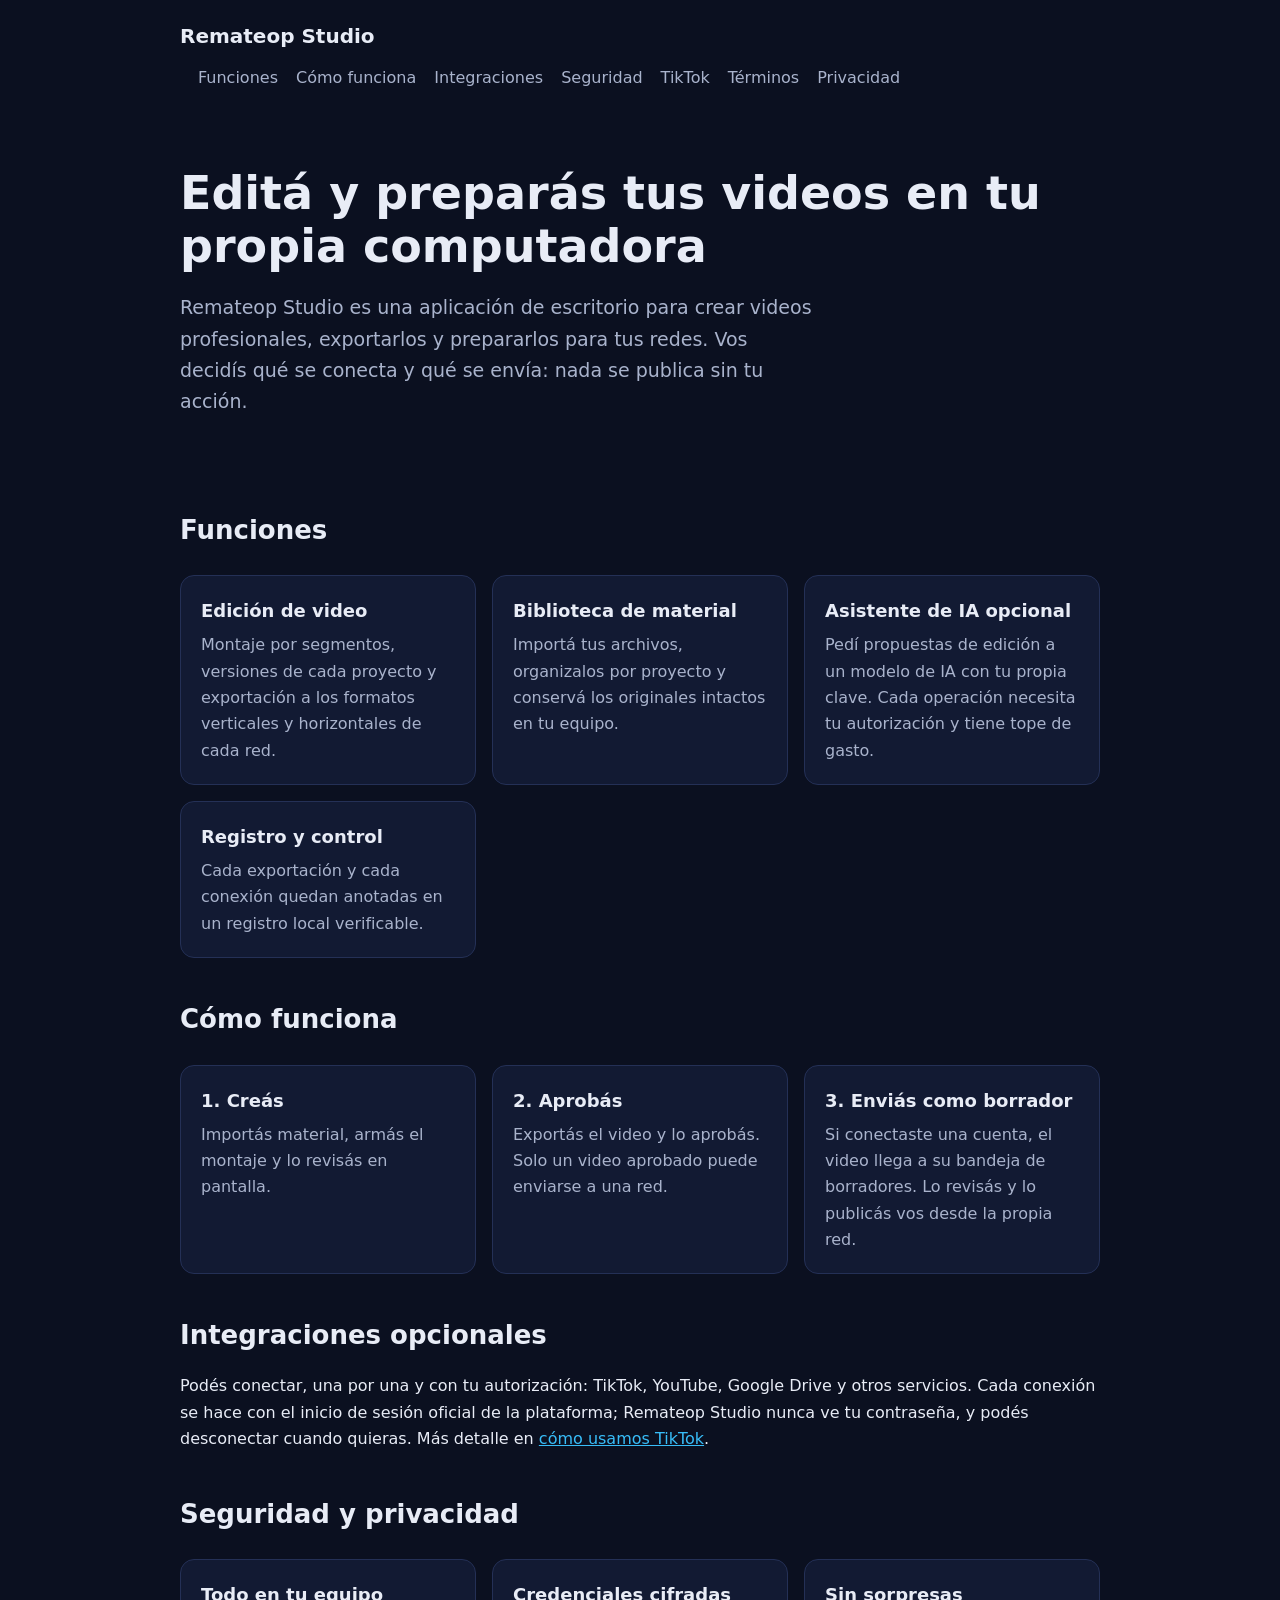
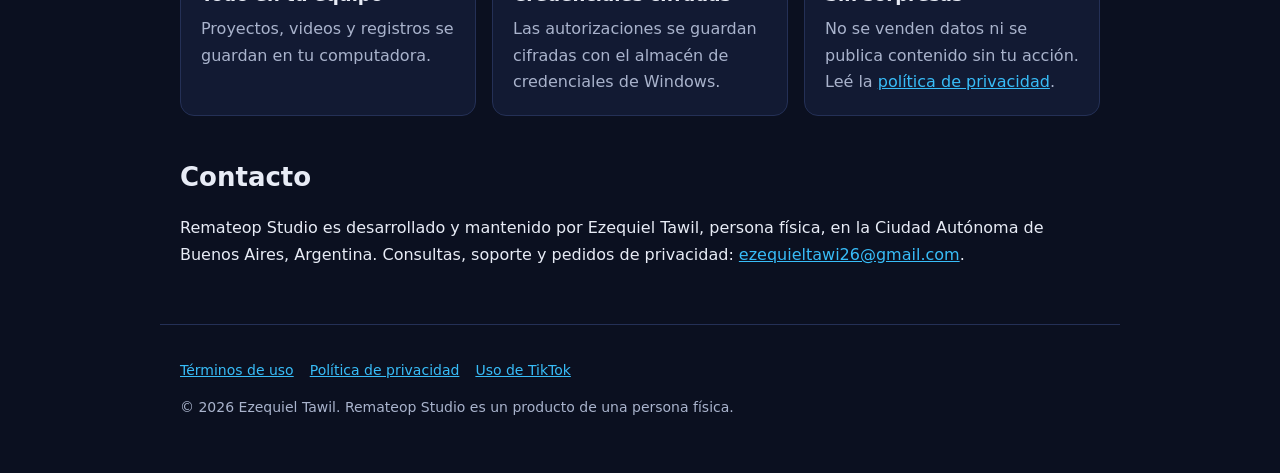
<file: index.html>
<!doctype html>
<html lang="es"><head><meta charset="utf-8"><meta name="viewport" content="width=device-width,initial-scale=1">
<title>Remateop Studio — Editor de video de escritorio</title>
<meta name="description" content="Remateop Studio es un editor de video de escritorio para crear videos profesionales y prepararlos para tus redes, con tu autorización en cada paso.">
<link rel="stylesheet" href="styles.css"></head><body>
<header><a class="marca" href="index.html">Remateop Studio</a>
<nav><a href="#funciones">Funciones</a><a href="#como-funciona">Cómo funciona</a><a href="#integraciones">Integraciones</a><a href="#seguridad">Seguridad</a><a href="tiktok.html">TikTok</a><a href="terminos.html">Términos</a><a href="privacidad.html">Privacidad</a></nav></header>
<main>
<section class="hero"><h1>Editá y preparás tus videos en tu propia computadora</h1>
<p>Remateop Studio es una aplicación de escritorio para crear videos profesionales, exportarlos y prepararlos para tus redes. Vos decidís qué se conecta y qué se envía: nada se publica sin tu acción.</p></section>

<section id="funciones"><h2>Funciones</h2><div class="grid">
<div class="card"><h3>Edición de video</h3><p>Montaje por segmentos, versiones de cada proyecto y exportación a los formatos verticales y horizontales de cada red.</p></div>
<div class="card"><h3>Biblioteca de material</h3><p>Importá tus archivos, organizalos por proyecto y conservá los originales intactos en tu equipo.</p></div>
<div class="card"><h3>Asistente de IA opcional</h3><p>Pedí propuestas de edición a un modelo de IA con tu propia clave. Cada operación necesita tu autorización y tiene tope de gasto.</p></div>
<div class="card"><h3>Registro y control</h3><p>Cada exportación y cada conexión quedan anotadas en un registro local verificable.</p></div></div></section>

<section id="como-funciona"><h2>Cómo funciona</h2><div class="grid">
<div class="card"><h3>1. Creás</h3><p>Importás material, armás el montaje y lo revisás en pantalla.</p></div>
<div class="card"><h3>2. Aprobás</h3><p>Exportás el video y lo aprobás. Solo un video aprobado puede enviarse a una red.</p></div>
<div class="card"><h3>3. Enviás como borrador</h3><p>Si conectaste una cuenta, el video llega a su bandeja de borradores. Lo revisás y lo publicás vos desde la propia red.</p></div></div></section>

<section id="integraciones"><h2>Integraciones opcionales</h2>
<p>Podés conectar, una por una y con tu autorización: TikTok, YouTube, Google Drive y otros servicios. Cada conexión se hace con el inicio de sesión oficial de la plataforma; Remateop Studio nunca ve tu contraseña, y podés desconectar cuando quieras. Más detalle en <a href="tiktok.html">cómo usamos TikTok</a>.</p></section>

<section id="seguridad"><h2>Seguridad y privacidad</h2><div class="grid">
<div class="card"><h3>Todo en tu equipo</h3><p>Proyectos, videos y registros se guardan en tu computadora.</p></div>
<div class="card"><h3>Credenciales cifradas</h3><p>Las autorizaciones se guardan cifradas con el almacén de credenciales de Windows.</p></div>
<div class="card"><h3>Sin sorpresas</h3><p>No se venden datos ni se publica contenido sin tu acción. Leé la <a href="privacidad.html">política de privacidad</a>.</p></div></div></section>

<section id="contacto"><h2>Contacto</h2><p>Remateop Studio es desarrollado y mantenido por Ezequiel Tawil, persona física, en la Ciudad Autónoma de Buenos Aires, Argentina. Consultas, soporte y pedidos de privacidad: <a href="mailto:ezequieltawi26@gmail.com">ezequieltawi26@gmail.com</a>.</p></section>
</main>
<footer><p><a href="terminos.html">Términos de uso</a><a href="privacidad.html">Política de privacidad</a><a href="tiktok.html">Uso de TikTok</a></p><p>© 2026 Ezequiel Tawil. Remateop Studio es un producto de una persona física.</p></footer>
</body></html>
</file>
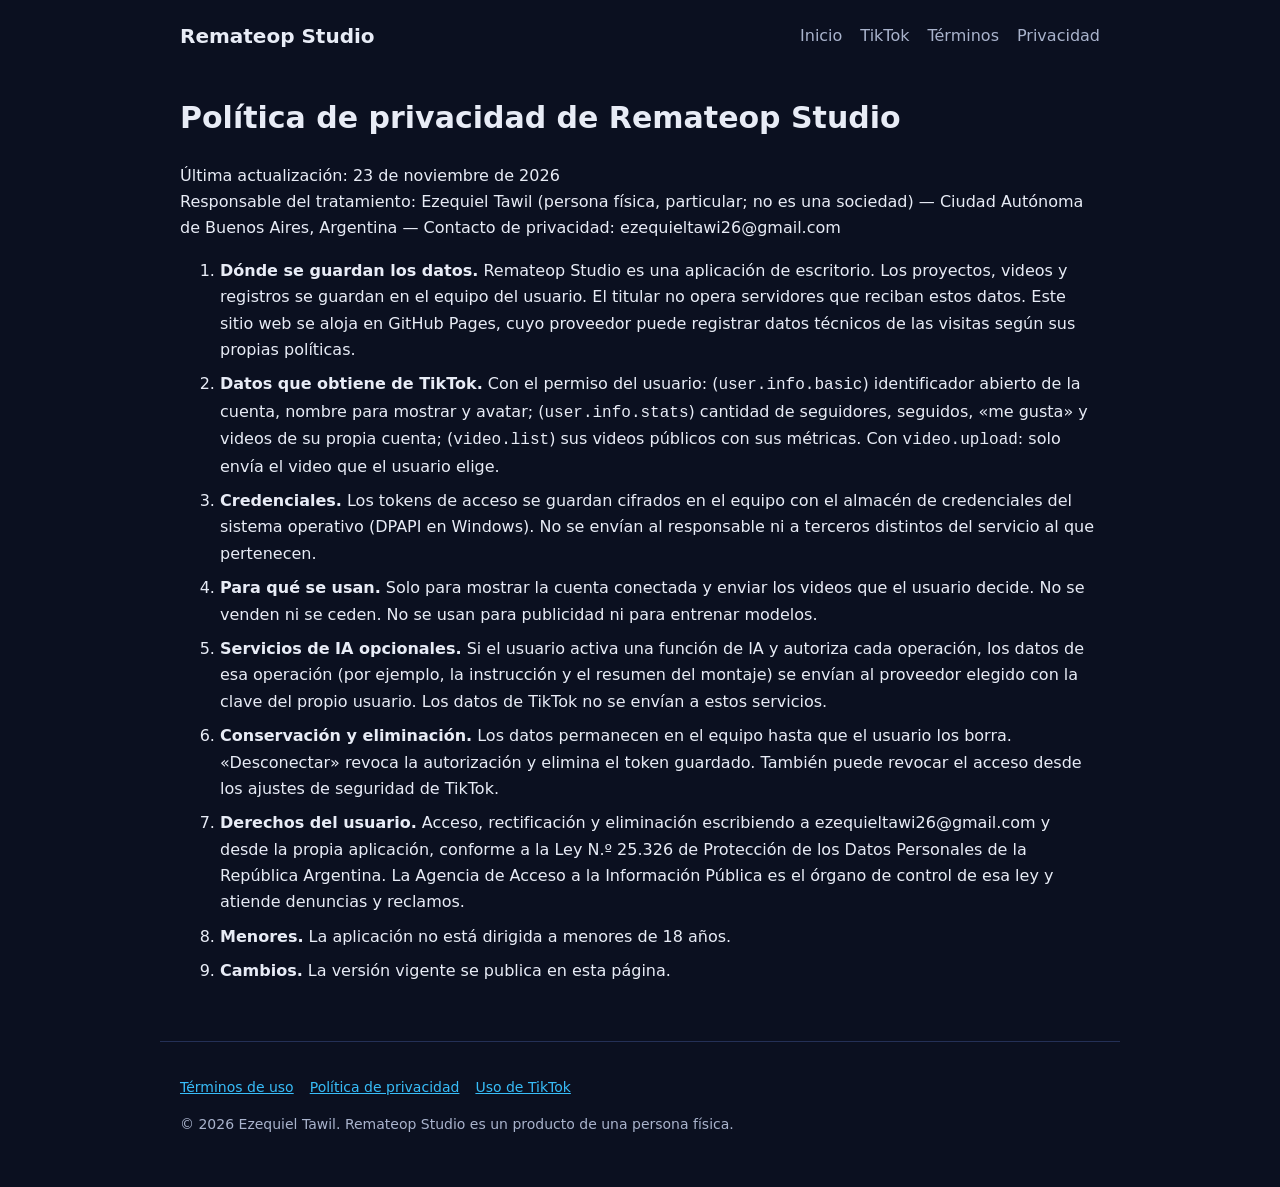
<file: privacidad.html>
<!doctype html>
<html lang="es"><head><meta charset="utf-8"><meta name="viewport" content="width=device-width,initial-scale=1"><title>Política de privacidad — Remateop Studio</title>
<link rel="stylesheet" href="styles.css"></head><body><header><a class="marca" href="index.html">Remateop Studio</a><nav><a href="index.html">Inicio</a><a href="tiktok.html">TikTok</a><a href="terminos.html">Términos</a><a href="privacidad.html">Privacidad</a></nav></header><main class="legal">
<h1>Política de privacidad de Remateop Studio</h1>
<p>Última actualización: 23 de noviembre de 2026<br>Responsable del tratamiento: Ezequiel Tawil (persona física, particular; no es una sociedad) — Ciudad Autónoma de Buenos Aires, Argentina — Contacto de privacidad: ezequieltawi26@gmail.com</p>
<ol>
<li><strong>Dónde se guardan los datos.</strong> Remateop Studio es una aplicación de escritorio. Los proyectos, videos y registros se guardan en el equipo del usuario. El titular no opera servidores que reciban estos datos. Este sitio web se aloja en GitHub Pages, cuyo proveedor puede registrar datos técnicos de las visitas según sus propias políticas.</li>
<li><strong>Datos que obtiene de TikTok.</strong> Con el permiso del usuario: (<code>user.info.basic</code>) identificador abierto de la cuenta, nombre para mostrar y avatar; (<code>user.info.stats</code>) cantidad de seguidores, seguidos, «me gusta» y videos de su propia cuenta; (<code>video.list</code>) sus videos públicos con sus métricas. Con <code>video.upload</code>: solo envía el video que el usuario elige.</li>
<li><strong>Credenciales.</strong> Los tokens de acceso se guardan cifrados en el equipo con el almacén de credenciales del sistema operativo (DPAPI en Windows). No se envían al responsable ni a terceros distintos del servicio al que pertenecen.</li>
<li><strong>Para qué se usan.</strong> Solo para mostrar la cuenta conectada y enviar los videos que el usuario decide. No se venden ni se ceden. No se usan para publicidad ni para entrenar modelos.</li>
<li><strong>Servicios de IA opcionales.</strong> Si el usuario activa una función de IA y autoriza cada operación, los datos de esa operación (por ejemplo, la instrucción y el resumen del montaje) se envían al proveedor elegido con la clave del propio usuario. Los datos de TikTok no se envían a estos servicios.</li>
<li><strong>Conservación y eliminación.</strong> Los datos permanecen en el equipo hasta que el usuario los borra. «Desconectar» revoca la autorización y elimina el token guardado. También puede revocar el acceso desde los ajustes de seguridad de TikTok.</li>
<li><strong>Derechos del usuario.</strong> Acceso, rectificación y eliminación escribiendo a ezequieltawi26@gmail.com y desde la propia aplicación, conforme a la Ley N.º 25.326 de Protección de los Datos Personales de la República Argentina. La Agencia de Acceso a la Información Pública es el órgano de control de esa ley y atiende denuncias y reclamos.</li>
<li><strong>Menores.</strong> La aplicación no está dirigida a menores de 18 años.</li>
<li><strong>Cambios.</strong> La versión vigente se publica en esta página.</li>
</ol></main><footer><p><a href="terminos.html">Términos de uso</a><a href="privacidad.html">Política de privacidad</a><a href="tiktok.html">Uso de TikTok</a></p><p>© 2026 Ezequiel Tawil. Remateop Studio es un producto de una persona física.</p></footer></body></html>
</file>
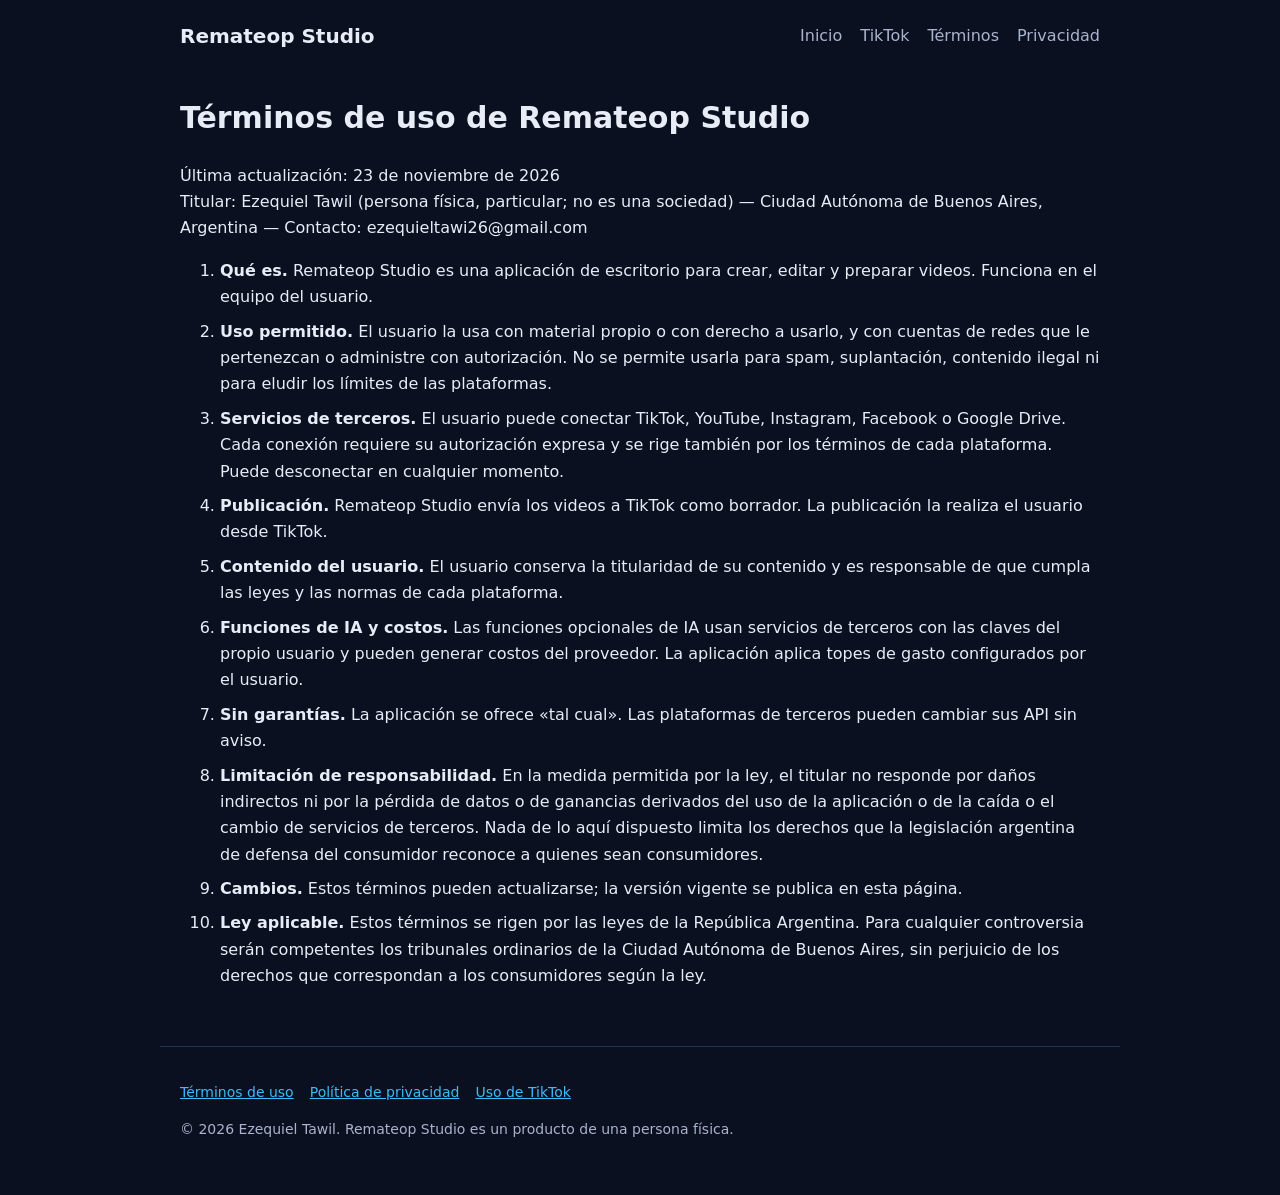
<file: terminos.html>
<!doctype html>
<html lang="es"><head><meta charset="utf-8"><meta name="viewport" content="width=device-width,initial-scale=1"><title>Términos de uso — Remateop Studio</title>
<link rel="stylesheet" href="styles.css"></head><body><header><a class="marca" href="index.html">Remateop Studio</a><nav><a href="index.html">Inicio</a><a href="tiktok.html">TikTok</a><a href="terminos.html">Términos</a><a href="privacidad.html">Privacidad</a></nav></header><main class="legal">
<h1>Términos de uso de Remateop Studio</h1>
<p>Última actualización: 23 de noviembre de 2026<br>Titular: Ezequiel Tawil (persona física, particular; no es una sociedad) — Ciudad Autónoma de Buenos Aires, Argentina — Contacto: ezequieltawi26@gmail.com</p>
<ol>
<li><strong>Qué es.</strong> Remateop Studio es una aplicación de escritorio para crear, editar y preparar videos. Funciona en el equipo del usuario.</li>
<li><strong>Uso permitido.</strong> El usuario la usa con material propio o con derecho a usarlo, y con cuentas de redes que le pertenezcan o administre con autorización. No se permite usarla para spam, suplantación, contenido ilegal ni para eludir los límites de las plataformas.</li>
<li><strong>Servicios de terceros.</strong> El usuario puede conectar TikTok, YouTube, Instagram, Facebook o Google Drive. Cada conexión requiere su autorización expresa y se rige también por los términos de cada plataforma. Puede desconectar en cualquier momento.</li>
<li><strong>Publicación.</strong> Remateop Studio envía los videos a TikTok como borrador. La publicación la realiza el usuario desde TikTok.</li>
<li><strong>Contenido del usuario.</strong> El usuario conserva la titularidad de su contenido y es responsable de que cumpla las leyes y las normas de cada plataforma.</li>
<li><strong>Funciones de IA y costos.</strong> Las funciones opcionales de IA usan servicios de terceros con las claves del propio usuario y pueden generar costos del proveedor. La aplicación aplica topes de gasto configurados por el usuario.</li>
<li><strong>Sin garantías.</strong> La aplicación se ofrece «tal cual». Las plataformas de terceros pueden cambiar sus API sin aviso.</li>
<li><strong>Limitación de responsabilidad.</strong> En la medida permitida por la ley, el titular no responde por daños indirectos ni por la pérdida de datos o de ganancias derivados del uso de la aplicación o de la caída o el cambio de servicios de terceros. Nada de lo aquí dispuesto limita los derechos que la legislación argentina de defensa del consumidor reconoce a quienes sean consumidores.</li>
<li><strong>Cambios.</strong> Estos términos pueden actualizarse; la versión vigente se publica en esta página.</li>
<li><strong>Ley aplicable.</strong> Estos términos se rigen por las leyes de la República Argentina. Para cualquier controversia serán competentes los tribunales ordinarios de la Ciudad Autónoma de Buenos Aires, sin perjuicio de los derechos que correspondan a los consumidores según la ley.</li>
</ol></main><footer><p><a href="terminos.html">Términos de uso</a><a href="privacidad.html">Política de privacidad</a><a href="tiktok.html">Uso de TikTok</a></p><p>© 2026 Ezequiel Tawil. Remateop Studio es un producto de una persona física.</p></footer></body></html>
</file>
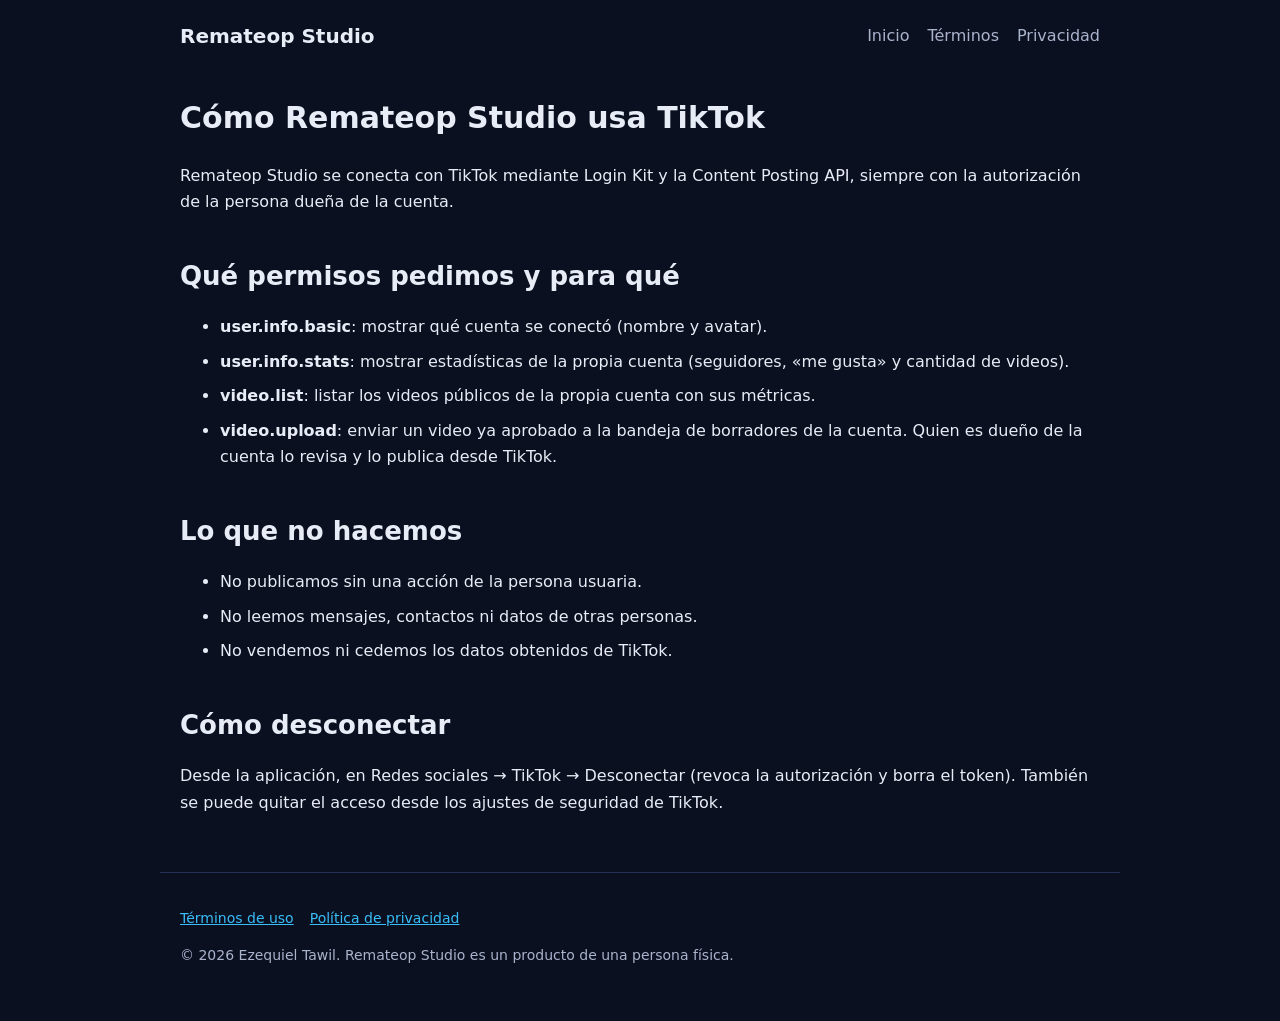
<file: tiktok.html>
<!doctype html>
<html lang="es"><head><meta charset="utf-8"><meta name="viewport" content="width=device-width,initial-scale=1">
<title>Cómo Remateop Studio usa TikTok</title><link rel="stylesheet" href="styles.css"></head><body>
<header><a class="marca" href="index.html">Remateop Studio</a><nav><a href="index.html">Inicio</a><a href="terminos.html">Términos</a><a href="privacidad.html">Privacidad</a></nav></header>
<main class="legal">
<h1>Cómo Remateop Studio usa TikTok</h1>
<p>Remateop Studio se conecta con TikTok mediante Login Kit y la Content Posting API, siempre con la autorización de la persona dueña de la cuenta.</p>
<h2>Qué permisos pedimos y para qué</h2>
<ul>
<li><strong>user.info.basic</strong>: mostrar qué cuenta se conectó (nombre y avatar).</li>
<li><strong>user.info.stats</strong>: mostrar estadísticas de la propia cuenta (seguidores, «me gusta» y cantidad de videos).</li>
<li><strong>video.list</strong>: listar los videos públicos de la propia cuenta con sus métricas.</li>
<li><strong>video.upload</strong>: enviar un video ya aprobado a la bandeja de borradores de la cuenta. Quien es dueño de la cuenta lo revisa y lo publica desde TikTok.</li>
</ul>
<h2>Lo que no hacemos</h2>
<ul><li>No publicamos sin una acción de la persona usuaria.</li><li>No leemos mensajes, contactos ni datos de otras personas.</li><li>No vendemos ni cedemos los datos obtenidos de TikTok.</li></ul>
<h2>Cómo desconectar</h2>
<p>Desde la aplicación, en Redes sociales → TikTok → Desconectar (revoca la autorización y borra el token). También se puede quitar el acceso desde los ajustes de seguridad de TikTok.</p>
</main>
<footer><p><a href="terminos.html">Términos de uso</a><a href="privacidad.html">Política de privacidad</a></p><p>© 2026 Ezequiel Tawil. Remateop Studio es un producto de una persona física.</p></footer>
</body></html>
</file>
<file: styles.css>
:root{--bg:#0b1020;--panel:#121a33;--ink:#e8ecf6;--mut:#a9b3cc;--acc:#38bdf8;--line:#243056}
*{box-sizing:border-box}
body{margin:0;font:16px/1.65 system-ui,-apple-system,"Segoe UI",sans-serif;background:var(--bg);color:var(--ink)}
a{color:var(--acc)}
header,main,footer{max-width:960px;margin:0 auto;padding:0 20px}
header{display:flex;align-items:center;justify-content:space-between;padding-top:20px;padding-bottom:20px;flex-wrap:wrap;gap:12px}
.marca{font-weight:700;font-size:20px;color:var(--ink);text-decoration:none}
nav a{margin-left:18px;text-decoration:none;color:var(--mut)}
nav a:hover{color:var(--ink)}
.hero{padding:56px 0 32px}
.hero h1{font-size:clamp(30px,5vw,46px);line-height:1.15;margin:0 0 12px}
.hero p{color:var(--mut);font-size:19px;max-width:640px}
.grid{display:grid;grid-template-columns:repeat(auto-fit,minmax(260px,1fr));gap:16px;margin:24px 0}
.card{background:var(--panel);border:1px solid var(--line);border-radius:14px;padding:20px}
.card h3{margin:0 0 6px;font-size:18px}
.card p{margin:0;color:var(--mut)}
h2{margin:40px 0 8px;font-size:26px}
.legal h1{font-size:30px}
.legal li{margin-bottom:8px}
.aviso{background:#3b2a05;border:1px solid #a16207;color:#fde68a;border-radius:10px;padding:10px 14px}
footer{border-top:1px solid var(--line);margin-top:56px;padding-top:20px;padding-bottom:40px;color:var(--mut);font-size:14px}
footer a{margin-right:16px}
</file>
